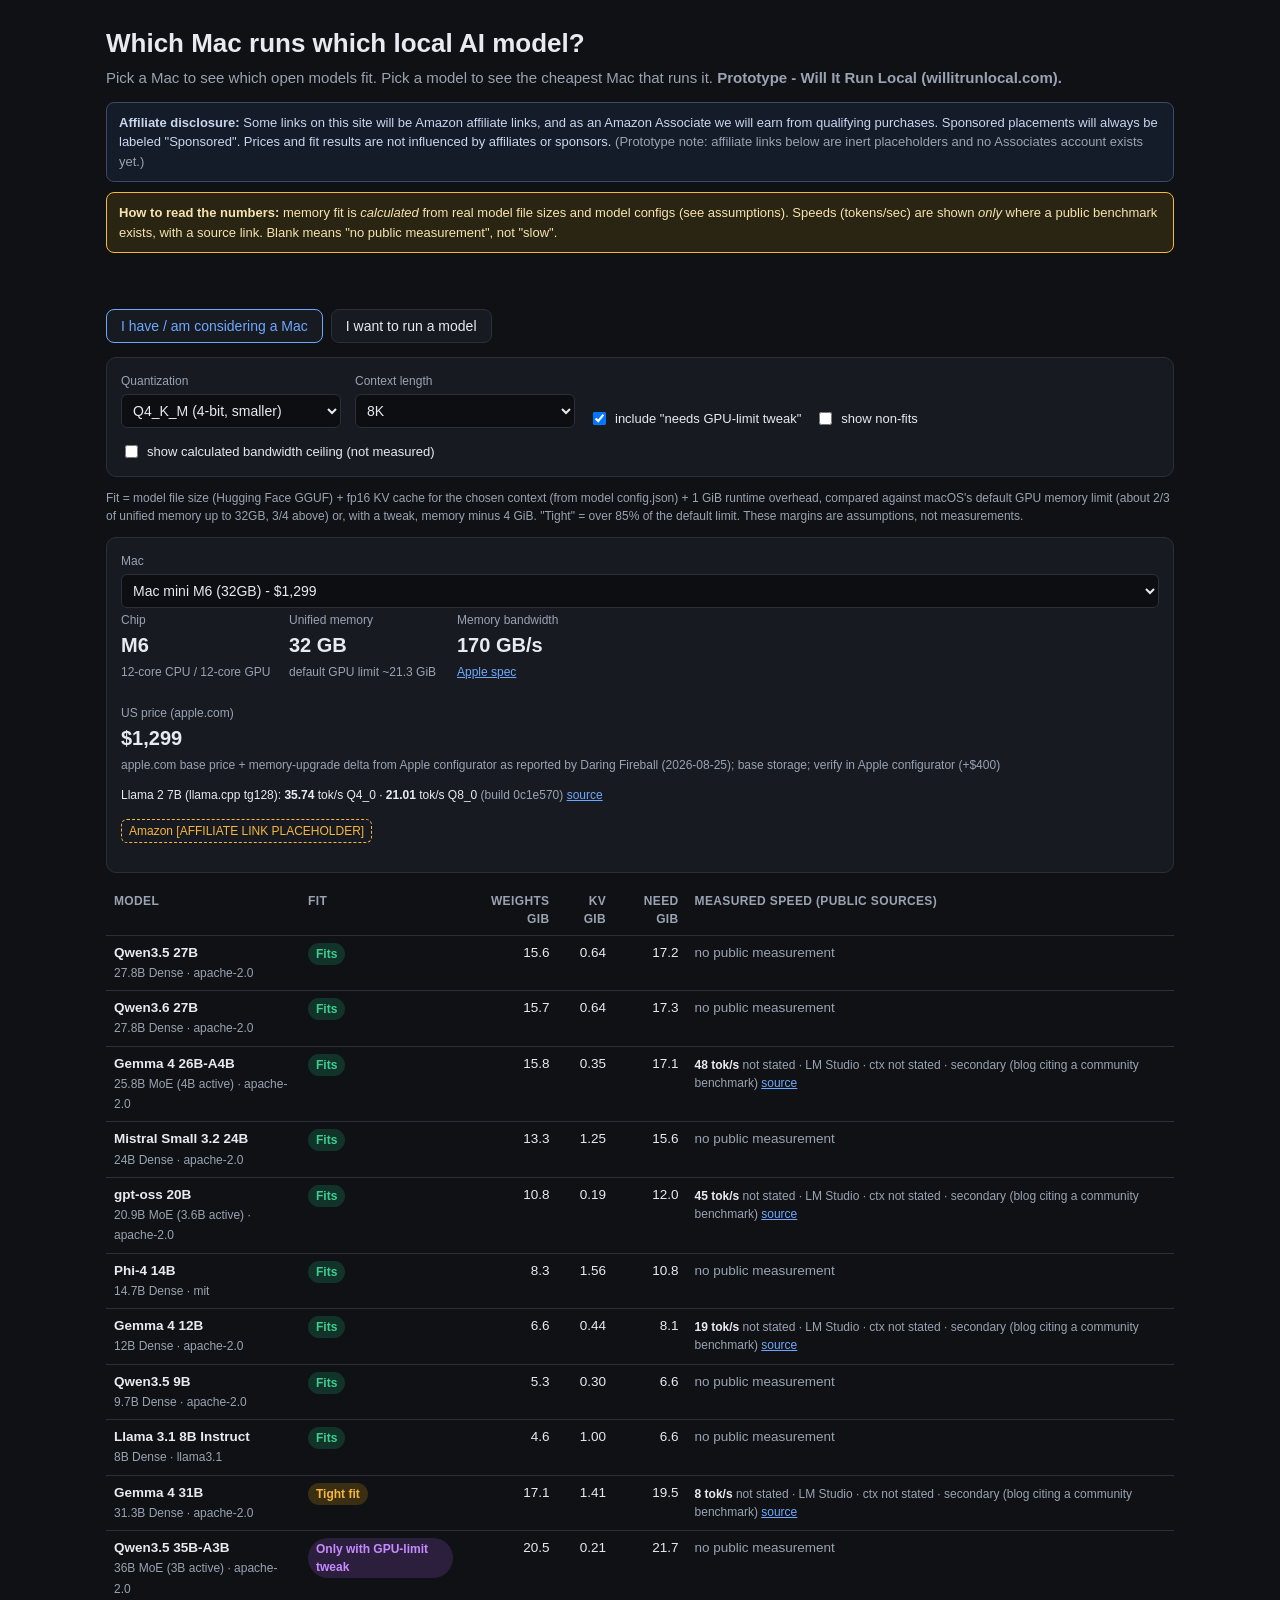
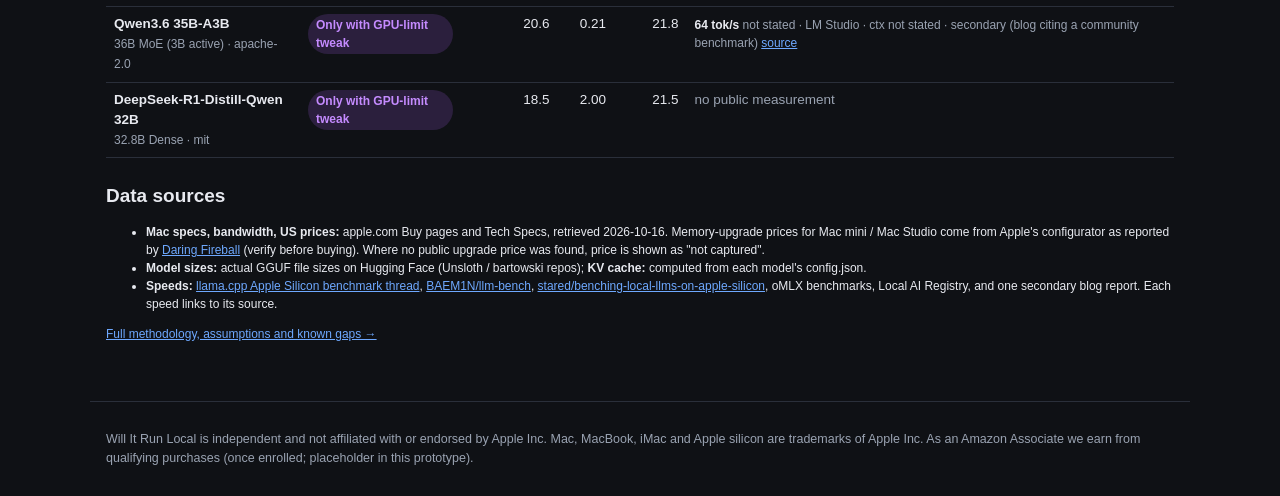
<file: index.html>
<!doctype html><html lang="en"><head><meta charset="utf-8"><meta name="viewport" content="width=device-width,initial-scale=1">
<title>Will It Run Local (prototype) - Which Mac runs which local AI model?</title>
<meta name="description" content="Pick a Mac to see which local AI models fit, or pick a model to see the cheapest Mac that runs it."><link rel="stylesheet" href="style.css"></head><body>
<header><h1>Which Mac runs which local AI model?</h1>
<p class="sub">Pick a Mac to see which open models fit. Pick a model to see the cheapest Mac that runs it. <b>Prototype - Will It Run Local (willitrunlocal.com).</b></p>
<div class="banner disc"><b>Affiliate disclosure:</b> Some links on this site will be Amazon affiliate links, and as an Amazon Associate we will earn from qualifying purchases. Sponsored placements will always be labeled "Sponsored". Prices and fit results are not influenced by affiliates or sponsors. <span class="mute">(Prototype note: affiliate links below are inert placeholders and no Associates account exists yet.)</span></div>
<div class="banner"><b>How to read the numbers:</b> memory fit is <i>calculated</i> from real model file sizes and model configs (see assumptions). Speeds (tokens/sec) are shown <i>only</i> where a public benchmark exists, with a source link. Blank means "no public measurement", not "slow".</div></header>
<main>
<nav class="tabs"><button data-tab="mac">I have / am considering a Mac</button><button data-tab="model">I want to run a model</button></nav>
<div class="card controls">
 <label>Quantization<select id="quantSel"><option value="Q4">Q4_K_M (4-bit, smaller)</option><option value="Q8">Q8_0 (8-bit, higher quality)</option></select></label>
 <label>Context length<select id="ctxSel"><option value="4096">4K</option><option value="8192" selected>8K</option><option value="32768">32K</option><option value="131072">128K</option></select></label>
 <label class="inline"><input type="checkbox" id="showTuned" checked> include "needs GPU-limit tweak"</label>
 <label class="inline"><input type="checkbox" id="showNo"> show non-fits</label>
 <label class="inline"><input type="checkbox" id="ceil"> show calculated bandwidth ceiling (not measured)</label>
</div>
<p class="small mute" id="assumptions"></p>
<p class="small mute hide" id="ceilNote">Bandwidth ceiling = memory bandwidth ÷ bytes read per generated token. It is a theoretical upper bound, not a benchmark.</p>

<section id="tabMac"><div class="card"><label>Mac<select id="macSel"></select></label><div id="macInfo"></div></div>
<table id="macTable"><thead><tr><th>Model</th><th>Fit</th><th class="num">Weights GiB</th><th class="num">KV GiB</th><th class="num">Need GiB</th><th>Measured speed (public sources)</th></tr></thead><tbody></tbody></table></section>

<section id="tabModel" class="hide"><div class="card"><label>Model<select id="modelSel"></select></label><div id="modelInfo"></div></div>
<table id="modelTable"><thead><tr><th>Mac</th><th>Fit</th><th class="num">US price</th><th class="num">Memory used</th><th>Measured speed (public sources)</th><th>Buy</th></tr></thead><tbody></tbody></table></section>

<h2>Data sources</h2>
<ul class="small">
<li><b>Mac specs, bandwidth, US prices:</b> apple.com Buy pages and Tech Specs, retrieved 2026-10-16. Memory-upgrade prices for Mac mini / Mac Studio come from Apple's configurator as reported by <a href="https://daringfireball.net/2026/08/configurations_and_pricing_for_new_mac_minis_and_mac_studios" target="_blank" rel="noopener">Daring Fireball</a> (verify before buying). Where no public upgrade price was found, price is shown as "not captured".</li>
<li><b>Model sizes:</b> actual GGUF file sizes on Hugging Face (Unsloth / bartowski repos); <b>KV cache:</b> computed from each model's config.json.</li>
<li><b>Speeds:</b> <a href="https://github.com/ggml-org/llama.cpp/discussions/4167" target="_blank" rel="noopener">llama.cpp Apple Silicon benchmark thread</a>, <a href="https://github.com/BAEM1N/llm-bench" target="_blank" rel="noopener">BAEM1N/llm-bench</a>, <a href="https://github.com/stared/benching-local-llms-on-apple-silicon" target="_blank" rel="noopener">stared/benching-local-llms-on-apple-silicon</a>, oMLX benchmarks, Local AI Registry, and one secondary blog report. Each speed links to its source.</li>
</ul>
<p class="small"><a href="about.html">Full methodology, assumptions and known gaps →</a></p>
</main>
<footer><p>Will It Run Local is independent and not affiliated with or endorsed by Apple Inc. Mac, MacBook, iMac and Apple silicon are trademarks of Apple Inc. As an Amazon Associate we earn from qualifying purchases (once enrolled; placeholder in this prototype).</p></footer>
<script src="data.js"></script><script src="config.js"></script><script src="app.js"></script></body></html>
</file>
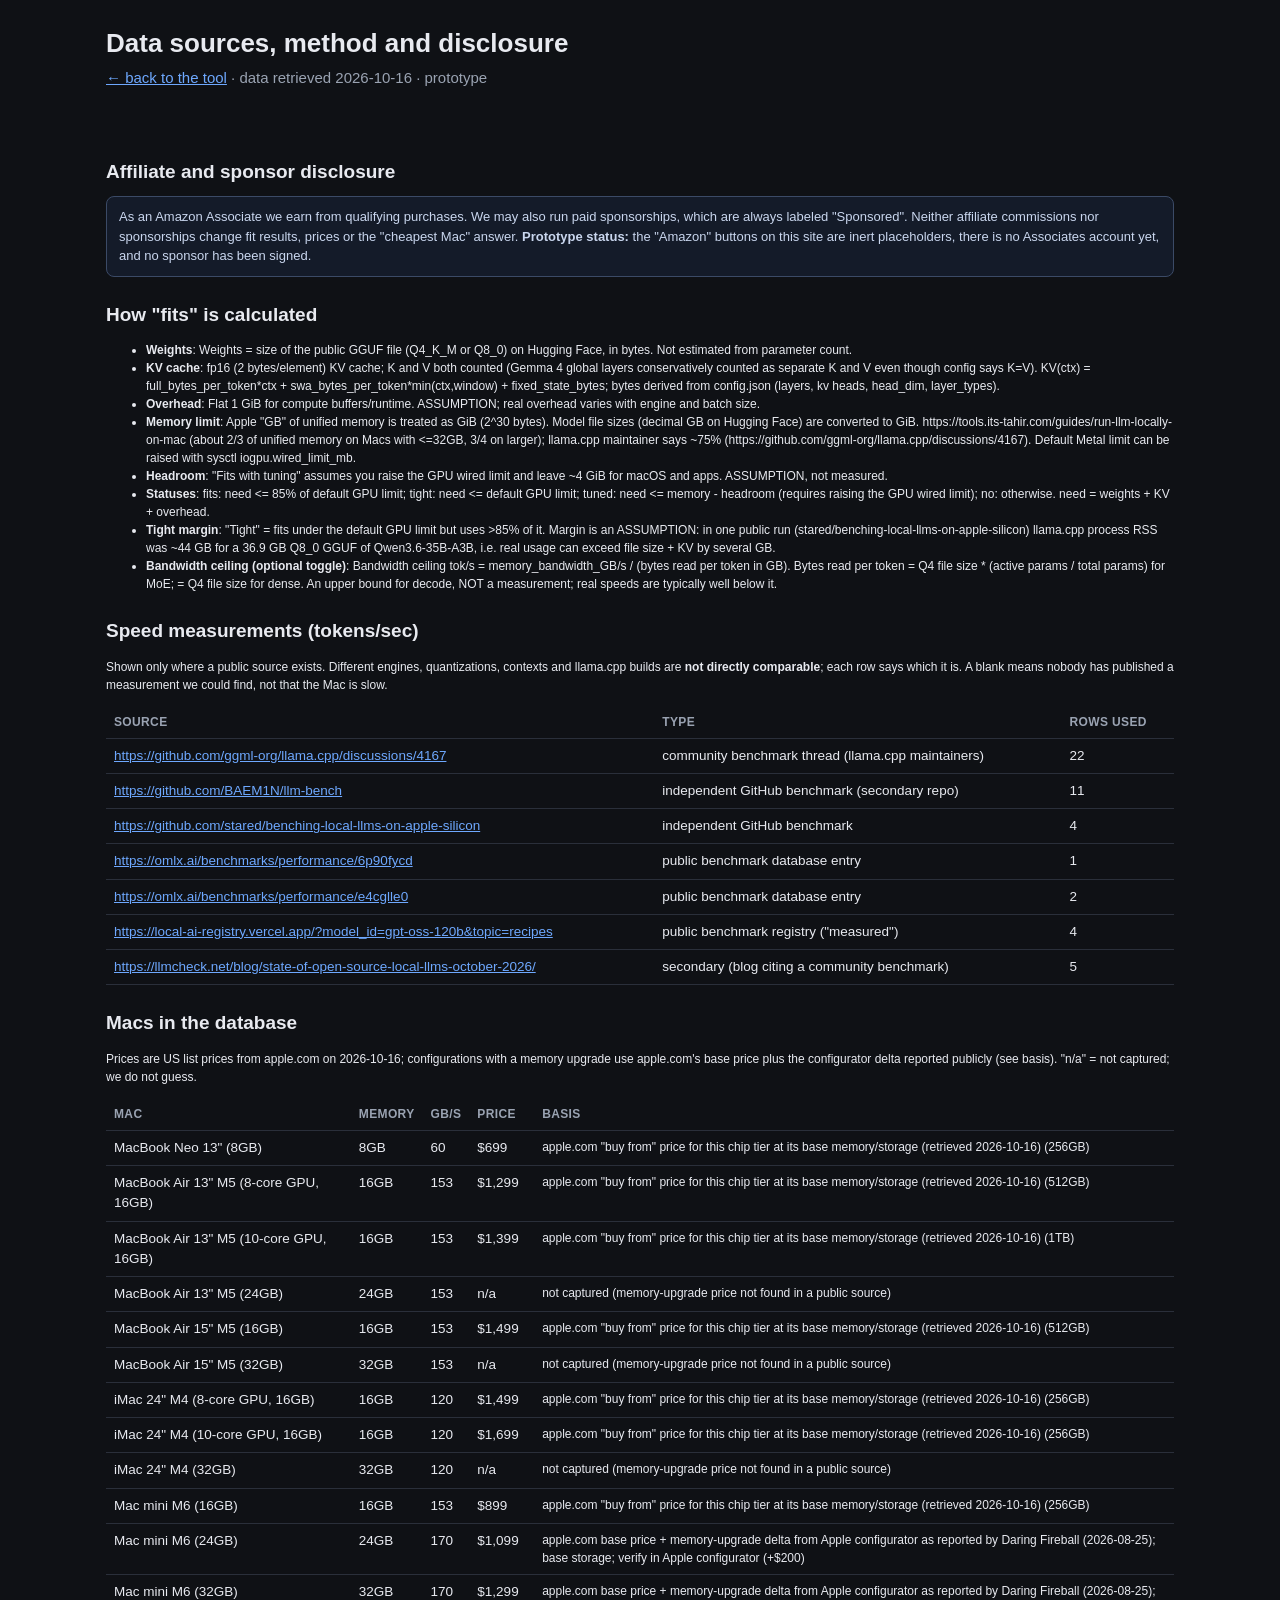
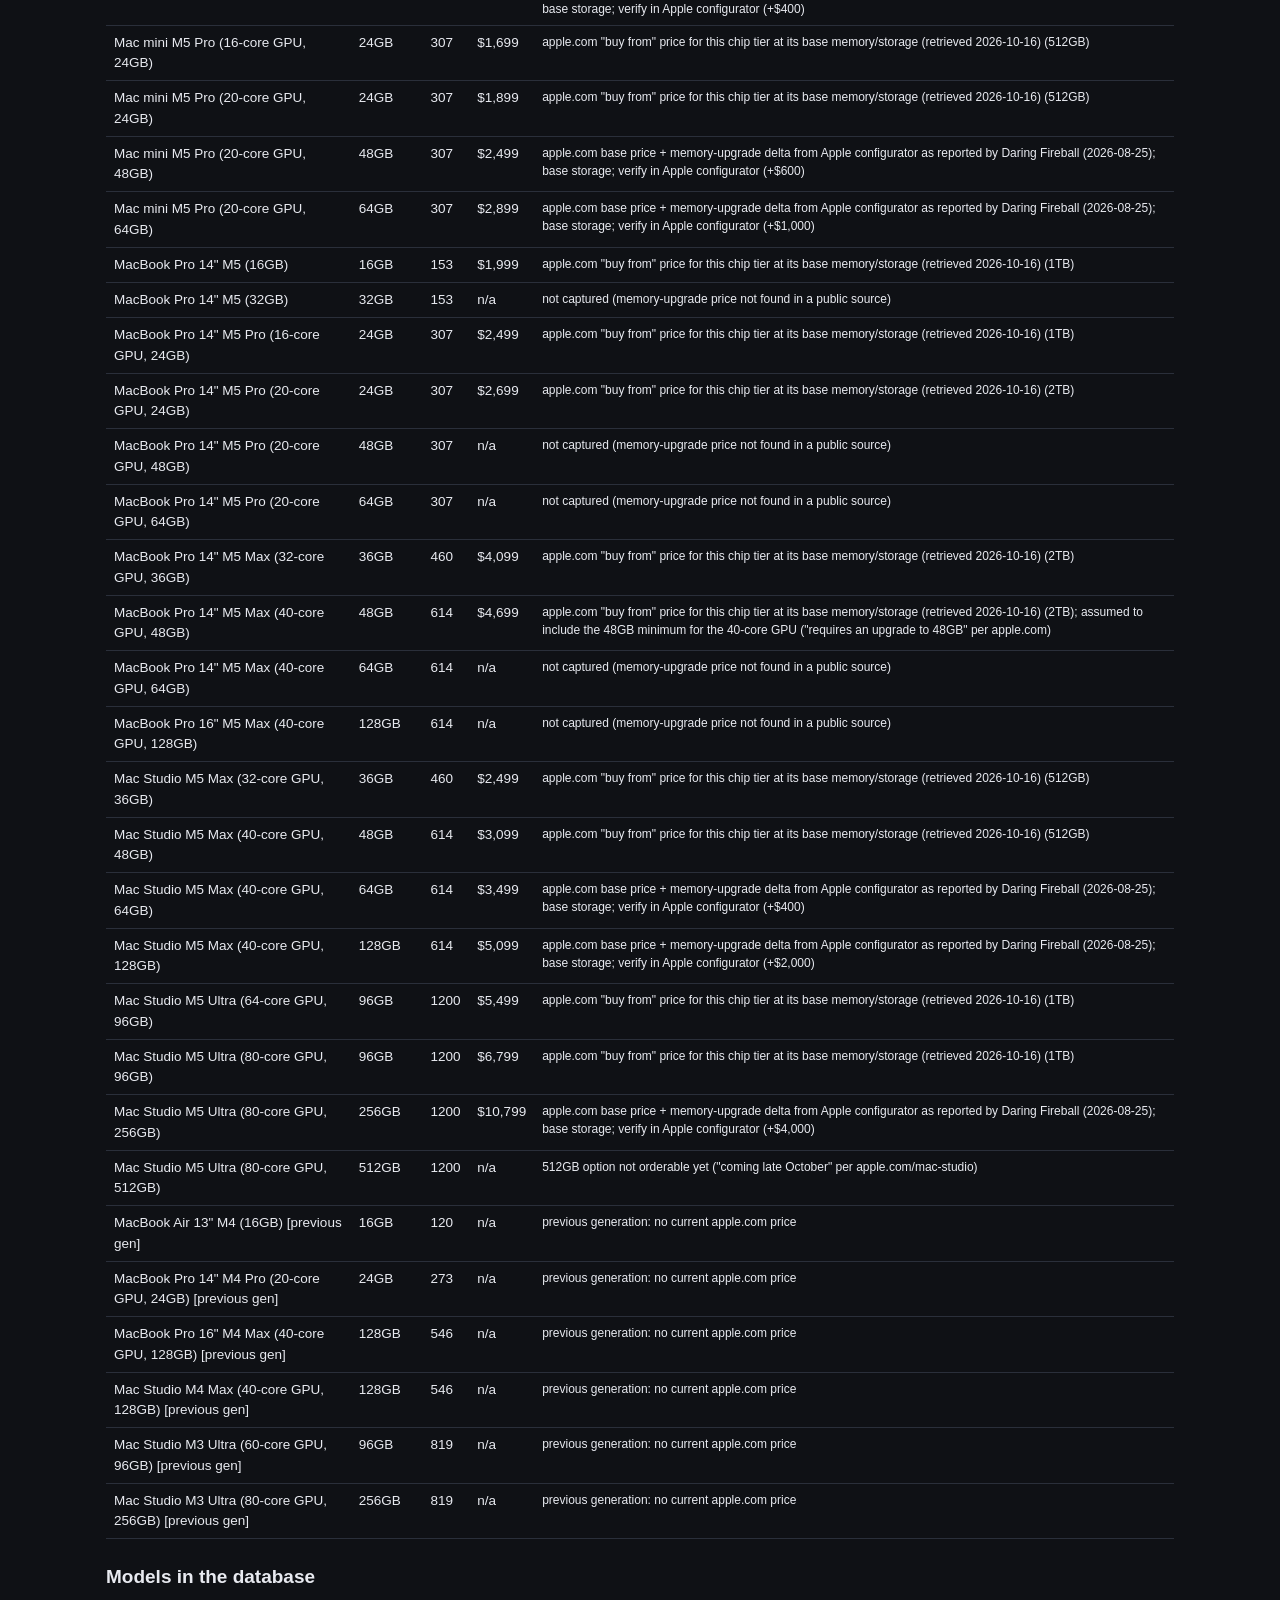
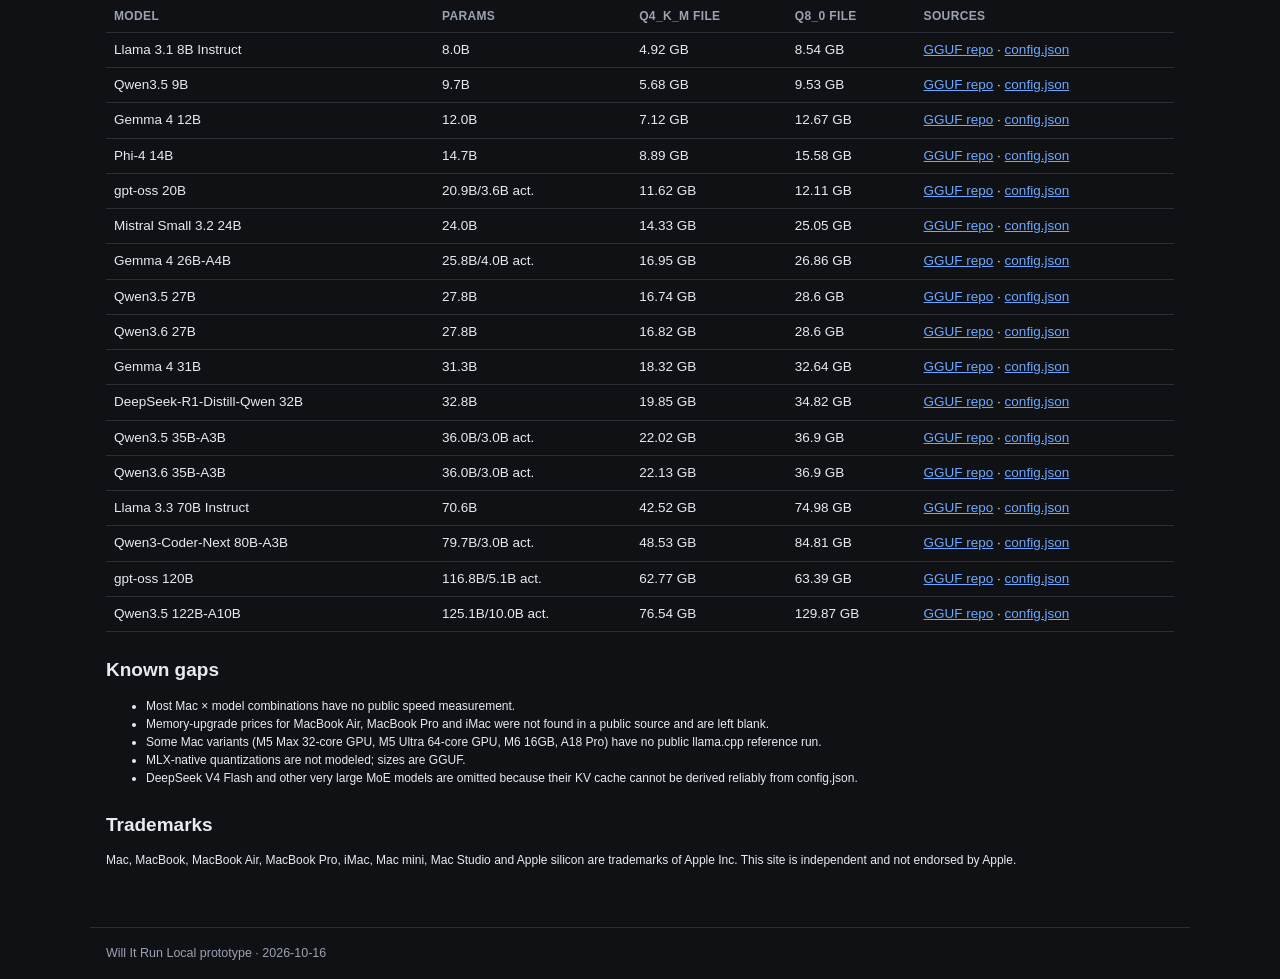
<file: about.html>
<!doctype html><html lang="en"><head><meta charset="utf-8"><meta name="viewport" content="width=device-width,initial-scale=1"><title>Data sources, method and disclosure - Will It Run Local (prototype)</title><link rel="stylesheet" href="style.css"></head><body>
<header><h1>Data sources, method and disclosure</h1><p class="sub"><a href="index.html">← back to the tool</a> · data retrieved 2026-10-16 · prototype</p></header><main>
<h2 id="disclosure">Affiliate and sponsor disclosure</h2>
<div class="banner disc">As an Amazon Associate we earn from qualifying purchases. We may also run paid sponsorships, which are always labeled "Sponsored". Neither affiliate commissions nor sponsorships change fit results, prices or the "cheapest Mac" answer. <b>Prototype status:</b> the "Amazon" buttons on this site are inert placeholders, there is no Associates account yet, and no sponsor has been signed.</div>
<h2>How "fits" is calculated</h2><ul class="small">
<li><b>Weights</b>: Weights = size of the public GGUF file (Q4_K_M or Q8_0) on Hugging Face, in bytes. Not estimated from parameter count.</li><li><b>KV cache</b>: fp16 (2 bytes/element) KV cache; K and V both counted (Gemma 4 global layers conservatively counted as separate K and V even though config says K=V). KV(ctx) = full_bytes_per_token*ctx + swa_bytes_per_token*min(ctx,window) + fixed_state_bytes; bytes derived from config.json (layers, kv heads, head_dim, layer_types).</li>
<li><b>Overhead</b>: Flat 1 GiB for compute buffers/runtime. ASSUMPTION; real overhead varies with engine and batch size.</li><li><b>Memory limit</b>: Apple &quot;GB&quot; of unified memory is treated as GiB (2^30 bytes). Model file sizes (decimal GB on Hugging Face) are converted to GiB. https://tools.its-tahir.com/guides/run-llm-locally-on-mac (about 2/3 of unified memory on Macs with &lt;=32GB, 3/4 on larger); llama.cpp maintainer says ~75% (https://github.com/ggml-org/llama.cpp/discussions/4167). Default Metal limit can be raised with sysctl iogpu.wired_limit_mb.</li>
<li><b>Headroom</b>: &quot;Fits with tuning&quot; assumes you raise the GPU wired limit and leave ~4 GiB for macOS and apps. ASSUMPTION, not measured.</li><li><b>Statuses</b>: fits: need &lt;= 85% of default GPU limit; tight: need &lt;= default GPU limit; tuned: need &lt;= memory - headroom (requires raising the GPU wired limit); no: otherwise. need = weights + KV + overhead.</li><li><b>Tight margin</b>: &quot;Tight&quot; = fits under the default GPU limit but uses &gt;85% of it. Margin is an ASSUMPTION: in one public run (stared/benching-local-llms-on-apple-silicon) llama.cpp process RSS was ~44 GB for a 36.9 GB Q8_0 GGUF of Qwen3.6-35B-A3B, i.e. real usage can exceed file size + KV by several GB.</li>
<li><b>Bandwidth ceiling (optional toggle)</b>: Bandwidth ceiling tok/s = memory_bandwidth_GB/s / (bytes read per token in GB). Bytes read per token = Q4 file size * (active params / total params) for MoE; = Q4 file size for dense. An upper bound for decode, NOT a measurement; real speeds are typically well below it.</li></ul>
<h2>Speed measurements (tokens/sec)</h2><p class="small">Shown only where a public source exists. Different engines, quantizations, contexts and llama.cpp builds are <b>not directly comparable</b>; each row says which it is. A blank means nobody has published a measurement we could find, not that the Mac is slow.</p>
<table><thead><tr><th>Source</th><th>Type</th><th>Rows used</th></tr></thead><tbody><tr><td><a href="https://github.com/ggml-org/llama.cpp/discussions/4167" target="_blank" rel="noopener">https://github.com/ggml-org/llama.cpp/discussions/4167</a></td><td>community benchmark thread (llama.cpp maintainers)</td><td>22</td></tr><tr><td><a href="https://github.com/BAEM1N/llm-bench" target="_blank" rel="noopener">https://github.com/BAEM1N/llm-bench</a></td><td>independent GitHub benchmark (secondary repo)</td><td>11</td></tr><tr><td><a href="https://github.com/stared/benching-local-llms-on-apple-silicon" target="_blank" rel="noopener">https://github.com/stared/benching-local-llms-on-apple-silicon</a></td><td>independent GitHub benchmark</td><td>4</td></tr><tr><td><a href="https://omlx.ai/benchmarks/performance/6p90fycd" target="_blank" rel="noopener">https://omlx.ai/benchmarks/performance/6p90fycd</a></td><td>public benchmark database entry</td><td>1</td></tr><tr><td><a href="https://omlx.ai/benchmarks/performance/e4cglle0" target="_blank" rel="noopener">https://omlx.ai/benchmarks/performance/e4cglle0</a></td><td>public benchmark database entry</td><td>2</td></tr><tr><td><a href="https://local-ai-registry.vercel.app/?model_id=gpt-oss-120b&amp;topic=recipes" target="_blank" rel="noopener">https://local-ai-registry.vercel.app/?model_id=gpt-oss-120b&amp;topic=recipes</a></td><td>public benchmark registry (&quot;measured&quot;)</td><td>4</td></tr><tr><td><a href="https://llmcheck.net/blog/state-of-open-source-local-llms-october-2026/" target="_blank" rel="noopener">https://llmcheck.net/blog/state-of-open-source-local-llms-october-2026/</a></td><td>secondary (blog citing a community benchmark)</td><td>5</td></tr></tbody></table>
<h2>Macs in the database</h2><p class="small">Prices are US list prices from apple.com on 2026-10-16; configurations with a memory upgrade use apple.com's base price plus the configurator delta reported publicly (see basis). "n/a" = not captured; we do not guess.</p>
<table><thead><tr><th>Mac</th><th>Memory</th><th>GB/s</th><th>Price</th><th>Basis</th></tr></thead><tbody><tr><td>MacBook Neo 13&quot; (8GB)</td><td>8GB</td><td>60</td><td>$699</td><td class="small">apple.com &quot;buy from&quot; price for this chip tier at its base memory/storage (retrieved 2026-10-16) (256GB)</td></tr><tr><td>MacBook Air 13&quot; M5 (8-core GPU, 16GB)</td><td>16GB</td><td>153</td><td>$1,299</td><td class="small">apple.com &quot;buy from&quot; price for this chip tier at its base memory/storage (retrieved 2026-10-16) (512GB)</td></tr><tr><td>MacBook Air 13&quot; M5 (10-core GPU, 16GB)</td><td>16GB</td><td>153</td><td>$1,399</td><td class="small">apple.com &quot;buy from&quot; price for this chip tier at its base memory/storage (retrieved 2026-10-16) (1TB)</td></tr><tr><td>MacBook Air 13&quot; M5 (24GB)</td><td>24GB</td><td>153</td><td>n/a</td><td class="small">not captured (memory-upgrade price not found in a public source)</td></tr><tr><td>MacBook Air 15&quot; M5 (16GB)</td><td>16GB</td><td>153</td><td>$1,499</td><td class="small">apple.com &quot;buy from&quot; price for this chip tier at its base memory/storage (retrieved 2026-10-16) (512GB)</td></tr><tr><td>MacBook Air 15&quot; M5 (32GB)</td><td>32GB</td><td>153</td><td>n/a</td><td class="small">not captured (memory-upgrade price not found in a public source)</td></tr><tr><td>iMac 24&quot; M4 (8-core GPU, 16GB)</td><td>16GB</td><td>120</td><td>$1,499</td><td class="small">apple.com &quot;buy from&quot; price for this chip tier at its base memory/storage (retrieved 2026-10-16) (256GB)</td></tr><tr><td>iMac 24&quot; M4 (10-core GPU, 16GB)</td><td>16GB</td><td>120</td><td>$1,699</td><td class="small">apple.com &quot;buy from&quot; price for this chip tier at its base memory/storage (retrieved 2026-10-16) (256GB)</td></tr><tr><td>iMac 24&quot; M4 (32GB)</td><td>32GB</td><td>120</td><td>n/a</td><td class="small">not captured (memory-upgrade price not found in a public source)</td></tr><tr><td>Mac mini M6 (16GB)</td><td>16GB</td><td>153</td><td>$899</td><td class="small">apple.com &quot;buy from&quot; price for this chip tier at its base memory/storage (retrieved 2026-10-16) (256GB)</td></tr><tr><td>Mac mini M6 (24GB)</td><td>24GB</td><td>170</td><td>$1,099</td><td class="small">apple.com base price + memory-upgrade delta from Apple configurator as reported by Daring Fireball (2026-08-25); base storage; verify in Apple configurator (+$200)</td></tr><tr><td>Mac mini M6 (32GB)</td><td>32GB</td><td>170</td><td>$1,299</td><td class="small">apple.com base price + memory-upgrade delta from Apple configurator as reported by Daring Fireball (2026-08-25); base storage; verify in Apple configurator (+$400)</td></tr><tr><td>Mac mini M5 Pro (16-core GPU, 24GB)</td><td>24GB</td><td>307</td><td>$1,699</td><td class="small">apple.com &quot;buy from&quot; price for this chip tier at its base memory/storage (retrieved 2026-10-16) (512GB)</td></tr><tr><td>Mac mini M5 Pro (20-core GPU, 24GB)</td><td>24GB</td><td>307</td><td>$1,899</td><td class="small">apple.com &quot;buy from&quot; price for this chip tier at its base memory/storage (retrieved 2026-10-16) (512GB)</td></tr><tr><td>Mac mini M5 Pro (20-core GPU, 48GB)</td><td>48GB</td><td>307</td><td>$2,499</td><td class="small">apple.com base price + memory-upgrade delta from Apple configurator as reported by Daring Fireball (2026-08-25); base storage; verify in Apple configurator (+$600)</td></tr><tr><td>Mac mini M5 Pro (20-core GPU, 64GB)</td><td>64GB</td><td>307</td><td>$2,899</td><td class="small">apple.com base price + memory-upgrade delta from Apple configurator as reported by Daring Fireball (2026-08-25); base storage; verify in Apple configurator (+$1,000)</td></tr><tr><td>MacBook Pro 14&quot; M5 (16GB)</td><td>16GB</td><td>153</td><td>$1,999</td><td class="small">apple.com &quot;buy from&quot; price for this chip tier at its base memory/storage (retrieved 2026-10-16) (1TB)</td></tr><tr><td>MacBook Pro 14&quot; M5 (32GB)</td><td>32GB</td><td>153</td><td>n/a</td><td class="small">not captured (memory-upgrade price not found in a public source)</td></tr><tr><td>MacBook Pro 14&quot; M5 Pro (16-core GPU, 24GB)</td><td>24GB</td><td>307</td><td>$2,499</td><td class="small">apple.com &quot;buy from&quot; price for this chip tier at its base memory/storage (retrieved 2026-10-16) (1TB)</td></tr><tr><td>MacBook Pro 14&quot; M5 Pro (20-core GPU, 24GB)</td><td>24GB</td><td>307</td><td>$2,699</td><td class="small">apple.com &quot;buy from&quot; price for this chip tier at its base memory/storage (retrieved 2026-10-16) (2TB)</td></tr><tr><td>MacBook Pro 14&quot; M5 Pro (20-core GPU, 48GB)</td><td>48GB</td><td>307</td><td>n/a</td><td class="small">not captured (memory-upgrade price not found in a public source)</td></tr><tr><td>MacBook Pro 14&quot; M5 Pro (20-core GPU, 64GB)</td><td>64GB</td><td>307</td><td>n/a</td><td class="small">not captured (memory-upgrade price not found in a public source)</td></tr><tr><td>MacBook Pro 14&quot; M5 Max (32-core GPU, 36GB)</td><td>36GB</td><td>460</td><td>$4,099</td><td class="small">apple.com &quot;buy from&quot; price for this chip tier at its base memory/storage (retrieved 2026-10-16) (2TB)</td></tr><tr><td>MacBook Pro 14&quot; M5 Max (40-core GPU, 48GB)</td><td>48GB</td><td>614</td><td>$4,699</td><td class="small">apple.com &quot;buy from&quot; price for this chip tier at its base memory/storage (retrieved 2026-10-16) (2TB); assumed to include the 48GB minimum for the 40-core GPU (&quot;requires an upgrade to 48GB&quot; per apple.com)</td></tr><tr><td>MacBook Pro 14&quot; M5 Max (40-core GPU, 64GB)</td><td>64GB</td><td>614</td><td>n/a</td><td class="small">not captured (memory-upgrade price not found in a public source)</td></tr><tr><td>MacBook Pro 16&quot; M5 Max (40-core GPU, 128GB)</td><td>128GB</td><td>614</td><td>n/a</td><td class="small">not captured (memory-upgrade price not found in a public source)</td></tr><tr><td>Mac Studio M5 Max (32-core GPU, 36GB)</td><td>36GB</td><td>460</td><td>$2,499</td><td class="small">apple.com &quot;buy from&quot; price for this chip tier at its base memory/storage (retrieved 2026-10-16) (512GB)</td></tr><tr><td>Mac Studio M5 Max (40-core GPU, 48GB)</td><td>48GB</td><td>614</td><td>$3,099</td><td class="small">apple.com &quot;buy from&quot; price for this chip tier at its base memory/storage (retrieved 2026-10-16) (512GB)</td></tr><tr><td>Mac Studio M5 Max (40-core GPU, 64GB)</td><td>64GB</td><td>614</td><td>$3,499</td><td class="small">apple.com base price + memory-upgrade delta from Apple configurator as reported by Daring Fireball (2026-08-25); base storage; verify in Apple configurator (+$400)</td></tr><tr><td>Mac Studio M5 Max (40-core GPU, 128GB)</td><td>128GB</td><td>614</td><td>$5,099</td><td class="small">apple.com base price + memory-upgrade delta from Apple configurator as reported by Daring Fireball (2026-08-25); base storage; verify in Apple configurator (+$2,000)</td></tr><tr><td>Mac Studio M5 Ultra (64-core GPU, 96GB)</td><td>96GB</td><td>1200</td><td>$5,499</td><td class="small">apple.com &quot;buy from&quot; price for this chip tier at its base memory/storage (retrieved 2026-10-16) (1TB)</td></tr><tr><td>Mac Studio M5 Ultra (80-core GPU, 96GB)</td><td>96GB</td><td>1200</td><td>$6,799</td><td class="small">apple.com &quot;buy from&quot; price for this chip tier at its base memory/storage (retrieved 2026-10-16) (1TB)</td></tr><tr><td>Mac Studio M5 Ultra (80-core GPU, 256GB)</td><td>256GB</td><td>1200</td><td>$10,799</td><td class="small">apple.com base price + memory-upgrade delta from Apple configurator as reported by Daring Fireball (2026-08-25); base storage; verify in Apple configurator (+$4,000)</td></tr><tr><td>Mac Studio M5 Ultra (80-core GPU, 512GB)</td><td>512GB</td><td>1200</td><td>n/a</td><td class="small">512GB option not orderable yet (&quot;coming late October&quot; per apple.com/mac-studio)</td></tr><tr><td>MacBook Air 13&quot; M4 (16GB) [previous gen]</td><td>16GB</td><td>120</td><td>n/a</td><td class="small">previous generation: no current apple.com price</td></tr><tr><td>MacBook Pro 14&quot; M4 Pro (20-core GPU, 24GB) [previous gen]</td><td>24GB</td><td>273</td><td>n/a</td><td class="small">previous generation: no current apple.com price</td></tr><tr><td>MacBook Pro 16&quot; M4 Max (40-core GPU, 128GB) [previous gen]</td><td>128GB</td><td>546</td><td>n/a</td><td class="small">previous generation: no current apple.com price</td></tr><tr><td>Mac Studio M4 Max (40-core GPU, 128GB) [previous gen]</td><td>128GB</td><td>546</td><td>n/a</td><td class="small">previous generation: no current apple.com price</td></tr><tr><td>Mac Studio M3 Ultra (60-core GPU, 96GB) [previous gen]</td><td>96GB</td><td>819</td><td>n/a</td><td class="small">previous generation: no current apple.com price</td></tr><tr><td>Mac Studio M3 Ultra (80-core GPU, 256GB) [previous gen]</td><td>256GB</td><td>819</td><td>n/a</td><td class="small">previous generation: no current apple.com price</td></tr></tbody></table>
<h2>Models in the database</h2><table><thead><tr><th>Model</th><th>Params</th><th>Q4_K_M file</th><th>Q8_0 file</th><th>Sources</th></tr></thead><tbody><tr><td>Llama 3.1 8B Instruct</td><td>8.0B</td><td>4.92 GB</td><td>8.54 GB</td><td><a href="https://huggingface.co/bartowski/Meta-Llama-3.1-8B-Instruct-GGUF" target="_blank" rel="noopener">GGUF repo</a> · <a href="https://huggingface.co/unsloth/Llama-3.1-8B-Instruct/blob/main/config.json" target="_blank" rel="noopener">config.json</a></td></tr><tr><td>Qwen3.5 9B</td><td>9.7B</td><td>5.68 GB</td><td>9.53 GB</td><td><a href="https://huggingface.co/unsloth/Qwen3.5-9B-GGUF" target="_blank" rel="noopener">GGUF repo</a> · <a href="https://huggingface.co/Qwen/Qwen3.5-9B/blob/main/config.json" target="_blank" rel="noopener">config.json</a></td></tr><tr><td>Gemma 4 12B</td><td>12.0B</td><td>7.12 GB</td><td>12.67 GB</td><td><a href="https://huggingface.co/unsloth/gemma-4-12b-it-GGUF" target="_blank" rel="noopener">GGUF repo</a> · <a href="https://huggingface.co/google/gemma-4-12b-it/blob/main/config.json" target="_blank" rel="noopener">config.json</a></td></tr><tr><td>Phi-4 14B</td><td>14.7B</td><td>8.89 GB</td><td>15.58 GB</td><td><a href="https://huggingface.co/unsloth/phi-4-GGUF" target="_blank" rel="noopener">GGUF repo</a> · <a href="https://huggingface.co/microsoft/phi-4/blob/main/config.json" target="_blank" rel="noopener">config.json</a></td></tr><tr><td>gpt-oss 20B</td><td>20.9B/3.6B act.</td><td>11.62 GB</td><td>12.11 GB</td><td><a href="https://huggingface.co/unsloth/gpt-oss-20b-GGUF" target="_blank" rel="noopener">GGUF repo</a> · <a href="https://huggingface.co/openai/gpt-oss-20b/blob/main/config.json" target="_blank" rel="noopener">config.json</a></td></tr><tr><td>Mistral Small 3.2 24B</td><td>24.0B</td><td>14.33 GB</td><td>25.05 GB</td><td><a href="https://huggingface.co/unsloth/Mistral-Small-3.2-24B-Instruct-2506-GGUF" target="_blank" rel="noopener">GGUF repo</a> · <a href="https://huggingface.co/mistralai/Mistral-Small-3.2-24B-Instruct-2506/blob/main/config.json" target="_blank" rel="noopener">config.json</a></td></tr><tr><td>Gemma 4 26B-A4B</td><td>25.8B/4.0B act.</td><td>16.95 GB</td><td>26.86 GB</td><td><a href="https://huggingface.co/unsloth/gemma-4-26B-A4B-it-GGUF" target="_blank" rel="noopener">GGUF repo</a> · <a href="https://huggingface.co/google/gemma-4-26B-A4B-it/blob/main/config.json" target="_blank" rel="noopener">config.json</a></td></tr><tr><td>Qwen3.5 27B</td><td>27.8B</td><td>16.74 GB</td><td>28.6 GB</td><td><a href="https://huggingface.co/unsloth/Qwen3.5-27B-GGUF" target="_blank" rel="noopener">GGUF repo</a> · <a href="https://huggingface.co/Qwen/Qwen3.5-27B/blob/main/config.json" target="_blank" rel="noopener">config.json</a></td></tr><tr><td>Qwen3.6 27B</td><td>27.8B</td><td>16.82 GB</td><td>28.6 GB</td><td><a href="https://huggingface.co/unsloth/Qwen3.6-27B-GGUF" target="_blank" rel="noopener">GGUF repo</a> · <a href="https://huggingface.co/Qwen/Qwen3.6-27B/blob/main/config.json" target="_blank" rel="noopener">config.json</a></td></tr><tr><td>Gemma 4 31B</td><td>31.3B</td><td>18.32 GB</td><td>32.64 GB</td><td><a href="https://huggingface.co/unsloth/gemma-4-31B-it-GGUF" target="_blank" rel="noopener">GGUF repo</a> · <a href="https://huggingface.co/google/gemma-4-31B-it/blob/main/config.json" target="_blank" rel="noopener">config.json</a></td></tr><tr><td>DeepSeek-R1-Distill-Qwen 32B</td><td>32.8B</td><td>19.85 GB</td><td>34.82 GB</td><td><a href="https://huggingface.co/unsloth/DeepSeek-R1-Distill-Qwen-32B-GGUF" target="_blank" rel="noopener">GGUF repo</a> · <a href="https://huggingface.co/deepseek-ai/DeepSeek-R1-Distill-Qwen-32B/blob/main/config.json" target="_blank" rel="noopener">config.json</a></td></tr><tr><td>Qwen3.5 35B-A3B</td><td>36.0B/3.0B act.</td><td>22.02 GB</td><td>36.9 GB</td><td><a href="https://huggingface.co/unsloth/Qwen3.5-35B-A3B-GGUF" target="_blank" rel="noopener">GGUF repo</a> · <a href="https://huggingface.co/Qwen/Qwen3.5-35B-A3B/blob/main/config.json" target="_blank" rel="noopener">config.json</a></td></tr><tr><td>Qwen3.6 35B-A3B</td><td>36.0B/3.0B act.</td><td>22.13 GB</td><td>36.9 GB</td><td><a href="https://huggingface.co/unsloth/Qwen3.6-35B-A3B-GGUF" target="_blank" rel="noopener">GGUF repo</a> · <a href="https://huggingface.co/Qwen/Qwen3.6-35B-A3B/blob/main/config.json" target="_blank" rel="noopener">config.json</a></td></tr><tr><td>Llama 3.3 70B Instruct</td><td>70.6B</td><td>42.52 GB</td><td>74.98 GB</td><td><a href="https://huggingface.co/unsloth/Llama-3.3-70B-Instruct-GGUF" target="_blank" rel="noopener">GGUF repo</a> · <a href="https://huggingface.co/unsloth/Llama-3.3-70B-Instruct/blob/main/config.json" target="_blank" rel="noopener">config.json</a></td></tr><tr><td>Qwen3-Coder-Next 80B-A3B</td><td>79.7B/3.0B act.</td><td>48.53 GB</td><td>84.81 GB</td><td><a href="https://huggingface.co/unsloth/Qwen3-Coder-Next-GGUF" target="_blank" rel="noopener">GGUF repo</a> · <a href="https://huggingface.co/Qwen/Qwen3-Coder-Next/blob/main/config.json" target="_blank" rel="noopener">config.json</a></td></tr><tr><td>gpt-oss 120B</td><td>116.8B/5.1B act.</td><td>62.77 GB</td><td>63.39 GB</td><td><a href="https://huggingface.co/unsloth/gpt-oss-120b-GGUF" target="_blank" rel="noopener">GGUF repo</a> · <a href="https://huggingface.co/openai/gpt-oss-120b/blob/main/config.json" target="_blank" rel="noopener">config.json</a></td></tr><tr><td>Qwen3.5 122B-A10B</td><td>125.1B/10.0B act.</td><td>76.54 GB</td><td>129.87 GB</td><td><a href="https://huggingface.co/unsloth/Qwen3.5-122B-A10B-GGUF" target="_blank" rel="noopener">GGUF repo</a> · <a href="https://huggingface.co/Qwen/Qwen3.5-122B-A10B/blob/main/config.json" target="_blank" rel="noopener">config.json</a></td></tr></tbody></table>
<h2>Known gaps</h2><ul class="small"><li>Most Mac × model combinations have no public speed measurement.</li><li>Memory-upgrade prices for MacBook Air, MacBook Pro and iMac were not found in a public source and are left blank.</li><li>Some Mac variants (M5 Max 32-core GPU, M5 Ultra 64-core GPU, M6 16GB, A18 Pro) have no public llama.cpp reference run.</li><li>MLX-native quantizations are not modeled; sizes are GGUF.</li><li>DeepSeek V4 Flash and other very large MoE models are omitted because their KV cache cannot be derived reliably from config.json.</li></ul>
<h2>Trademarks</h2><p class="small">Mac, MacBook, MacBook Air, MacBook Pro, iMac, Mac mini, Mac Studio and Apple silicon are trademarks of Apple Inc. This site is independent and not endorsed by Apple.</p>
</main><footer>Will It Run Local prototype · 2026-10-16</footer></body></html>
</file>
<file: style.css>
:root{--bg:#0f1115;--card:#171a21;--line:#2a2f3a;--txt:#e8eaf0;--mute:#9aa3b2;--acc:#6ea8fe;--ok:#3ecf8e;--warn:#f5b73d;--tune:#c58bff;--bad:#ef6a6a}
*{box-sizing:border-box}body{margin:0;font:15px/1.5 -apple-system,BlinkMacSystemFont,"Segoe UI",Roboto,sans-serif;background:var(--bg);color:var(--txt)}
a{color:var(--acc)}header,main,footer{max-width:1100px;margin:0 auto;padding:16px}
h1{margin:8px 0 0;font-size:26px}h2{font-size:19px;margin:24px 0 8px}h3{font-size:16px;margin:16px 0 6px}
.sub{color:var(--mute);margin:4px 0 12px}
.banner{border:1px solid var(--warn);background:#2a2412;color:#f6e3b0;padding:10px 12px;border-radius:8px;font-size:13px;margin:10px 0}
.banner.disc{border-color:#3b4a66;background:#141b29;color:#c9d6ee}
nav.tabs{display:flex;gap:8px;margin:14px 0}nav.tabs button{background:var(--card);color:var(--txt);border:1px solid var(--line);padding:8px 14px;border-radius:8px;cursor:pointer;font-size:14px}
nav.tabs button.on{border-color:var(--acc);color:var(--acc)}
.card{background:var(--card);border:1px solid var(--line);border-radius:10px;padding:14px;margin:12px 0}
.controls{display:flex;flex-wrap:wrap;gap:14px;align-items:flex-end}
label{display:flex;flex-direction:column;font-size:12px;color:var(--mute);gap:4px}
label.inline{flex-direction:row;align-items:center;gap:6px;font-size:13px;color:var(--txt)}
select{background:#0c0e12;color:var(--txt);border:1px solid var(--line);border-radius:6px;padding:7px;min-width:220px;font-size:14px}
table{width:100%;border-collapse:collapse;font-size:13.5px}th,td{text-align:left;padding:7px 8px;border-bottom:1px solid var(--line);vertical-align:top}
th{color:var(--mute);font-weight:600;font-size:12px;text-transform:uppercase;letter-spacing:.03em}td.num,th.num{text-align:right;font-variant-numeric:tabular-nums}
.badge{display:inline-block;padding:2px 8px;border-radius:999px;font-size:12px;font-weight:600}
.b-fits{background:#12332a;color:var(--ok)}.b-tight{background:#3a2f12;color:var(--warn)}.b-tuned{background:#2b1f3d;color:var(--tune)}.b-no{background:#3a1717;color:var(--bad)}
.mute{color:var(--mute)}.small{font-size:12px}.src a{font-size:12px}
.kpi{display:flex;flex-wrap:wrap;gap:18px}.kpi div{min-width:150px}.kpi b{display:block;font-size:20px}
.aff{display:inline-block;border:1px dashed var(--warn);color:var(--warn);padding:2px 7px;border-radius:6px;font-size:12px;text-decoration:none;white-space:nowrap}
.aff.live{border-style:solid;color:var(--acc);border-color:var(--acc)}
.sp{display:block;margin-top:2px;font-size:12px}.sp .v{font-weight:700;color:var(--txt)}
details summary{cursor:pointer;color:var(--acc)}footer{color:var(--mute);font-size:12.5px;border-top:1px solid var(--line);margin-top:30px}
.hide{display:none}
@media(max-width:700px){th:nth-child(n+6),td:nth-child(n+6){display:none}}
</file>
